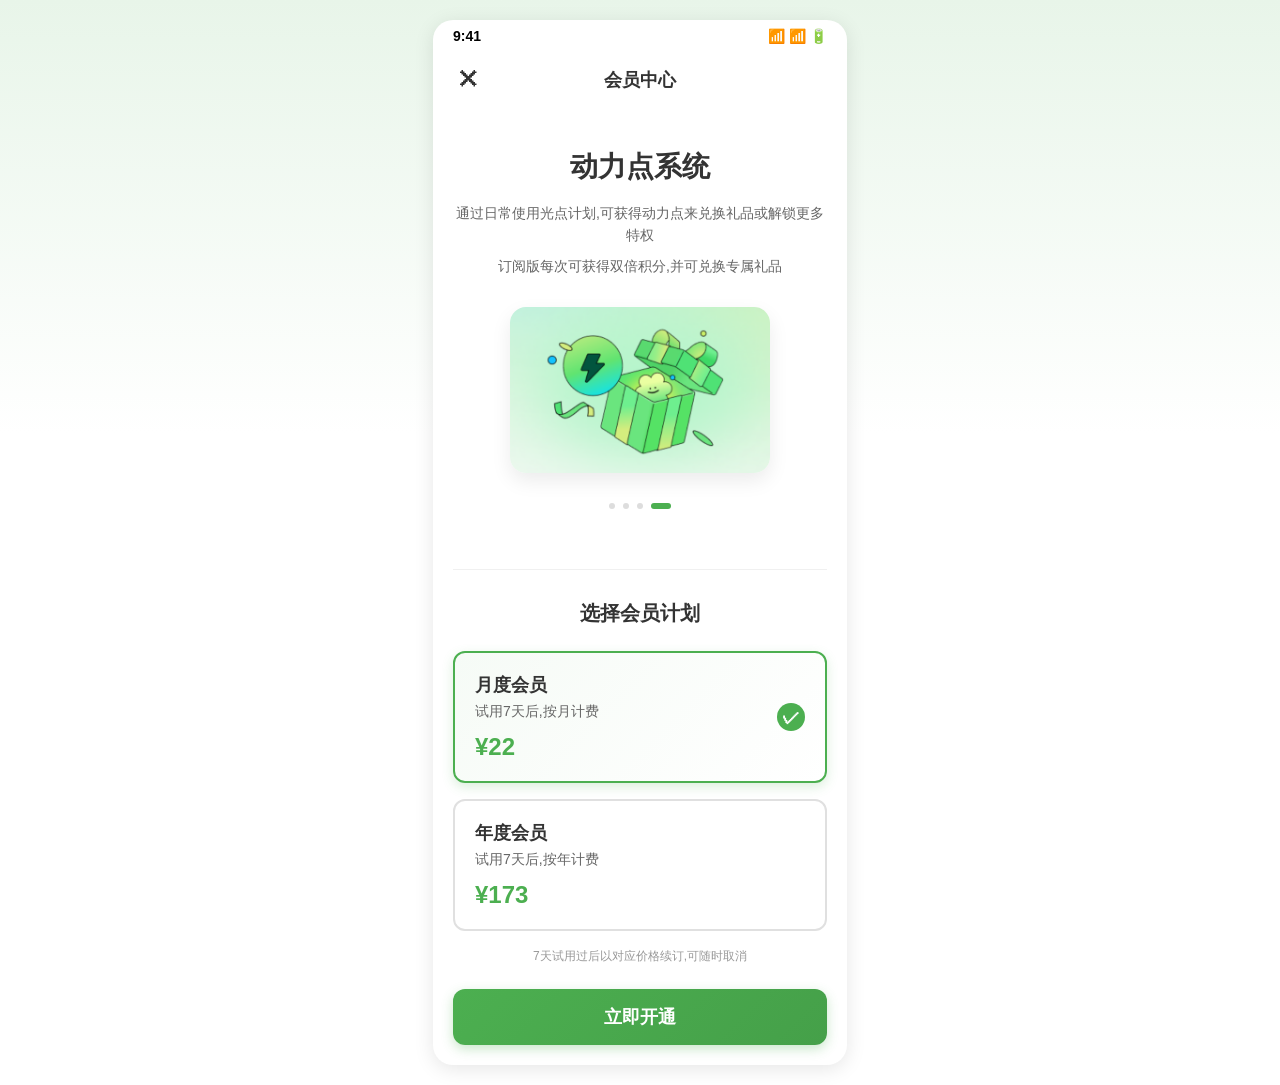
<file: index.html>
<!DOCTYPE html>
<html lang="zh-CN">
<head>
    <meta charset="UTF-8">
    <meta name="viewport" content="width=device-width, initial-scale=1.0">
    <title>会员中心 - 动力点系统</title>
    <link rel="stylesheet" href="styles.css">
</head>
<body>
    <div class="container">
        <!-- 状态栏 -->
        <div class="status-bar">
            <span class="time">9:41</span>
            <div class="status-icons">
                <span class="signal">📶</span>
                <span class="wifi">📶</span>
                <span class="battery">🔋</span>
            </div>
        </div>

        <!-- 导航栏 -->
        <div class="nav-bar">
            <button class="close-btn" id="closeBtn">✕</button>
            <h1 class="nav-title">会员中心</h1>
            <div class="nav-spacer"></div>
        </div>

        <!-- 主要内容区域 -->
        <div class="main-content">
            <!-- 功能说明区域 -->
            <div class="feature-section">
                <h2 class="feature-title">动力点系统</h2>
                <p class="feature-desc">
                    通过日常使用光点计划,可获得动力点来兑换礼品或解锁更多特权
                </p>
                <p class="feature-desc">
                    订阅版每次可获得双倍积分,并可兑换专属礼品
                </p>

                <!-- 插图区域：使用提供的图片 -->
                <div class="illustration">
                    <img src="pic.png" alt="动力点礼盒插画" class="illustration-img" />
                </div>

                <!-- 分页指示器 -->
                <div class="pagination-dots">
                    <span class="dot"></span>
                    <span class="dot"></span>
                    <span class="dot"></span>
                    <span class="dot active"></span>
                </div>
            </div>

            <!-- 会员计划选择区域 -->
            <div class="membership-section">
                <h3 class="section-title">选择会员计划</h3>
                
                <div class="membership-options">
                    <div class="membership-card active" data-plan="monthly">
                        <div class="card-content">
                            <h4 class="plan-name">月度会员</h4>
                            <p class="plan-subtitle">试用7天后,按月计费</p>
                            <div class="plan-price">¥22</div>
                        </div>
                        <div class="check-icon">✓</div>
                    </div>

                    <div class="membership-card" data-plan="annual">
                        <div class="card-content">
                            <h4 class="plan-name">年度会员</h4>
                            <p class="plan-subtitle">试用7天后,按年计费</p>
                            <div class="plan-price">¥173</div>
                        </div>
                        <div class="check-icon">✓</div>
                    </div>
                </div>

                <p class="disclaimer">7天试用过后以对应价格续订,可随时取消</p>

                <button class="activate-btn" id="activateBtn">立即开通</button>
            </div>
        </div>
    </div>

    <script src="script.js"></script>
</body>
</html>
</file>
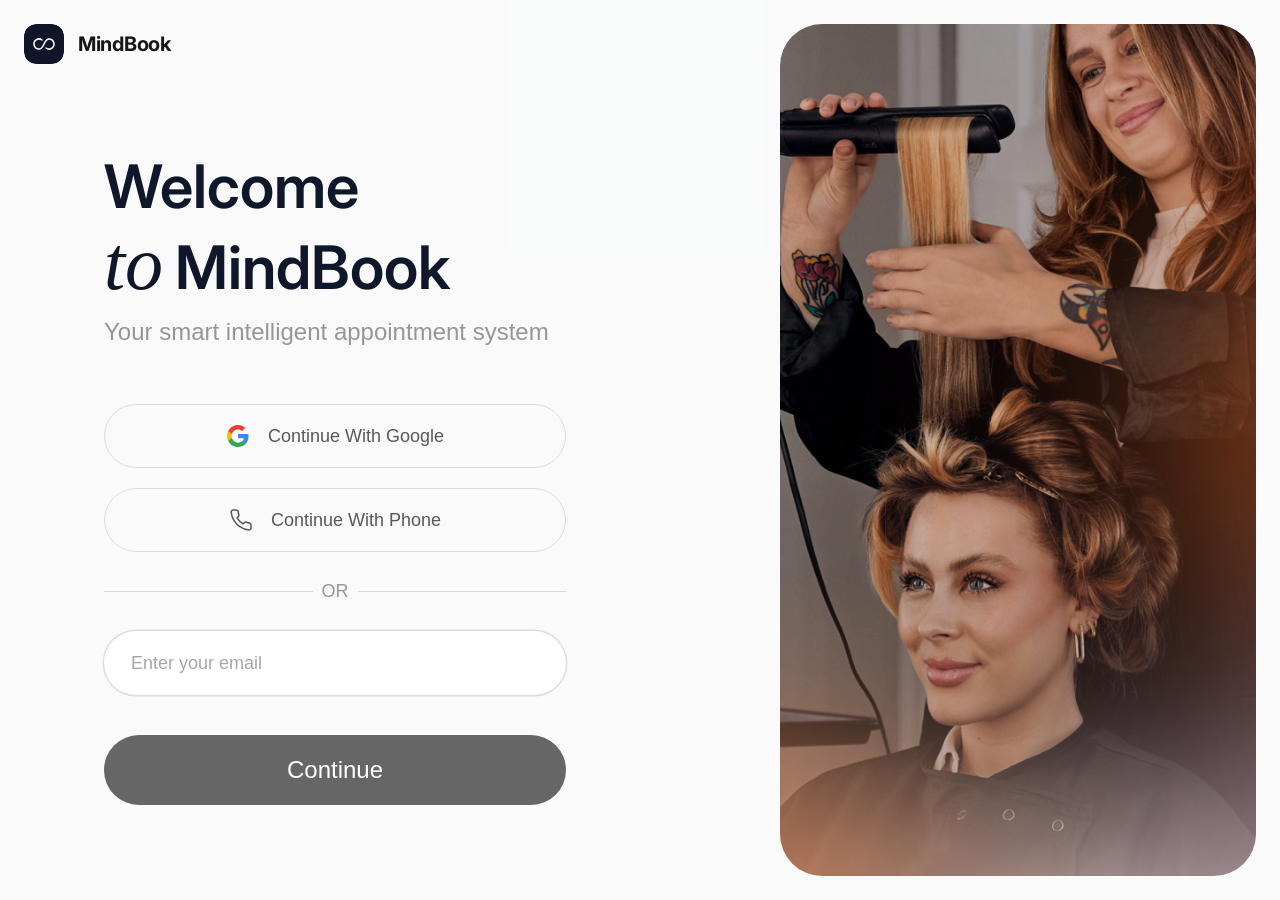
<file: login.html>
<!DOCTYPE html>
<html lang="en">
<head>
    <meta charset="UTF-8">
    <meta name="viewport" content="width=device-width, initial-scale=1.0">
    <title>MindBook - Login</title>
    <link rel="stylesheet" href="login.css">
    <link rel="preconnect" href="https://fonts.googleapis.com">
    <link rel="preconnect" href="https://fonts.gstatic.com" crossorigin>
    <link href="https://fonts.googleapis.com/css2?family=Inter:wght@400;600;700&display=swap" rel="stylesheet">
</head>
<body>
    <div class="container">
        <!-- 左侧内容区域 -->
        <div class="left-section">
            <!-- Header -->
            <header class="header">
                <button class="settings-btn" aria-label="Settings">
                    <img src="assets/settings-icon.svg" alt="Settings" class="settings-icon">
                </button>
                <div class="logo">
                    <span class="logo-text">MindBook</span>
                </div>
            </header>

            <!-- 主要内容 -->
            <main class="main-content">
                <!-- 欢迎文字 -->
                <div class="welcome-section">
                    <h2 class="welcome-text">welcome</h2>
                    <div class="brand-line">
                        <span class="to-text">to</span>
                        <h1 class="brand-name">MindBook</h1>
                    </div>
                    <p class="tagline">Your smart intelligent appointment system</p>
                </div>

                <!-- 登录表单 -->
                <div class="login-form">
                    <!-- Google 登录 -->
                    <button class="social-btn google-btn">
                        <svg class="social-icon" viewBox="0 0 24 24" width="24" height="24">
                            <path fill="#4285F4" d="M22.56 12.25c0-.78-.07-1.53-.2-2.25H12v4.26h5.92c-.26 1.37-1.04 2.53-2.21 3.31v2.77h3.57c2.08-1.92 3.28-4.74 3.28-8.09z"/>
                            <path fill="#34A853" d="M12 23c2.97 0 5.46-.98 7.28-2.66l-3.57-2.77c-.98.66-2.23 1.06-3.71 1.06-2.86 0-5.29-1.93-6.16-4.53H2.18v2.84C3.99 20.53 7.7 23 12 23z"/>
                            <path fill="#FBBC05" d="M5.84 14.09c-.22-.66-.35-1.36-.35-2.09s.13-1.43.35-2.09V7.07H2.18C1.43 8.55 1 10.22 1 12s.43 3.45 1.18 4.93l2.85-2.22.81-.62z"/>
                            <path fill="#EA4335" d="M12 5.38c1.62 0 3.06.56 4.21 1.64l3.15-3.15C17.45 2.09 14.97 1 12 1 7.7 1 3.99 3.47 2.18 7.07l3.66 2.84c.87-2.6 3.3-4.53 6.16-4.53z"/>
                        </svg>
                        <span>Continue With Google</span>
                    </button>

                    <!-- 手机登录 -->
                    <button class="social-btn phone-btn">
                        <svg class="social-icon" viewBox="0 0 24 24" width="24" height="24" fill="none" stroke="currentColor" stroke-width="1.5">
                            <path d="M22 16.92v3a2 2 0 0 1-2.18 2 19.79 19.79 0 0 1-8.63-3.07 19.5 19.5 0 0 1-6-6 19.79 19.79 0 0 1-3.07-8.67A2 2 0 0 1 4.11 2h3a2 2 0 0 1 2 1.72 12.84 12.84 0 0 0 .7 2.81 2 2 0 0 1-.45 2.11L8.09 9.91a16 16 0 0 0 6 6l1.27-1.27a2 2 0 0 1 2.11-.45 12.84 12.84 0 0 0 2.81.7A2 2 0 0 1 22 16.92z"/>
                        </svg>
                        <span>Continue With Phone</span>
                    </button>

                    <!-- 分隔线 -->
                    <div class="divider">
                        <span class="divider-line"></span>
                        <span class="divider-text">OR</span>
                        <span class="divider-line"></span>
                    </div>

                    <!-- 邮箱输入 -->
                    <div class="email-input-wrapper">
                        <input 
                            type="email" 
                            class="email-input" 
                            placeholder="Enter your email"
                            id="emailInput"
                        >
                    </div>

                    <!-- 继续按钮 -->
                    <button class="continue-btn" id="continueBtn">
                        Continue
                    </button>
                </div>
            </main>
        </div>

        <!-- 右侧图片区域 -->
        <div class="right-section">
            <div class="hero-image">
                <img src="right_pic.png" alt="MindBook Hero" class="hero-img">
            </div>
        </div>
    </div>

    <script src="login.js"></script>
</body>
</html>
</file>
<file: styles.css>
* {
    margin: 0;
    padding: 0;
    box-sizing: border-box;
}

body {
    font-family: -apple-system, BlinkMacSystemFont, 'Segoe UI', 'PingFang SC', 'Hiragino Sans GB', 'Microsoft YaHei', sans-serif;
    background: linear-gradient(180deg, #E8F5E9 0%, #FFFFFF 40%);
    min-height: 100vh;
    display: flex;
    justify-content: center;
    align-items: center;
    padding: 20px;
}

.container {
    width: 100%;
    max-width: 414px;
    background: #FFFFFF;
    border-radius: 20px;
    box-shadow: 0 4px 20px rgba(0, 0, 0, 0.1);
    overflow: hidden;
    position: relative;
}

/* 状态栏 */
.status-bar {
    display: flex;
    justify-content: space-between;
    align-items: center;
    padding: 8px 20px;
    background: transparent;
    font-size: 14px;
    font-weight: 600;
}

.status-icons {
    display: flex;
    gap: 4px;
}

/* 导航栏 */
.nav-bar {
    display: flex;
    justify-content: space-between;
    align-items: center;
    padding: 12px 20px;
    background: transparent;
}

.close-btn {
    background: none;
    border: none;
    font-size: 24px;
    color: #333;
    cursor: pointer;
    width: 32px;
    height: 32px;
    display: flex;
    align-items: center;
    justify-content: center;
    border-radius: 50%;
    transition: background-color 0.2s;
}

.close-btn:hover {
    background-color: rgba(0, 0, 0, 0.05);
}

.close-btn:active {
    background-color: rgba(0, 0, 0, 0.1);
    transform: scale(0.95);
}

.nav-title {
    font-size: 18px;
    font-weight: 600;
    color: #333;
    flex: 1;
    text-align: center;
}

.nav-spacer {
    width: 32px;
}

/* 主要内容区域 */
.main-content {
    padding: 20px;
}

/* 功能说明区域 */
.feature-section {
    text-align: center;
    padding: 20px 0;
}

.feature-title {
    font-size: 28px;
    font-weight: bold;
    color: #333;
    margin-bottom: 16px;
}

.feature-desc {
    font-size: 14px;
    color: #666;
    line-height: 1.6;
    margin-bottom: 8px;
}

/* 插图区域 */
.illustration {
    position: relative;
    margin: 30px 0;
    display: flex;
    align-items: center;
    justify-content: center;
}

.illustration-img {
    max-width: 100%;
    width: 260px;
    height: auto;
    border-radius: 16px;
    animation: float 3s ease-in-out infinite;
    box-shadow: 0 8px 20px rgba(0, 0, 0, 0.08);
}

@keyframes float {
    0%, 100% {
        transform: translateY(0px);
    }
    50% {
        transform: translateY(-10px);
    }
}

@keyframes pulse {
    0%, 100% {
        opacity: 0.6;
        transform: scale(1);
    }
    50% {
        opacity: 1;
        transform: scale(1.2);
    }
}

/* 分页指示器 */
.pagination-dots {
    display: flex;
    justify-content: center;
    gap: 8px;
    margin-top: 20px;
}

.pagination-dots .dot {
    width: 6px;
    height: 6px;
    border-radius: 50%;
    background: #DDD;
    transition: all 0.3s;
}

.pagination-dots .dot.active {
    width: 20px;
    height: 6px;
    border-radius: 3px;
    background: #4CAF50;
}

/* 会员计划选择区域 */
.membership-section {
    margin-top: 40px;
    padding-top: 30px;
    border-top: 1px solid #F0F0F0;
}

.section-title {
    font-size: 20px;
    font-weight: 600;
    color: #333;
    text-align: center;
    margin-bottom: 24px;
}

.membership-options {
    display: flex;
    flex-direction: column;
    gap: 16px;
    margin-bottom: 16px;
}

.membership-card {
    position: relative;
    border: 2px solid #E0E0E0;
    border-radius: 12px;
    padding: 20px;
    cursor: pointer;
    transition: all 0.3s ease;
    background: #FFFFFF;
    display: flex;
    justify-content: space-between;
    align-items: center;
}

.membership-card:hover {
    transform: translateY(-2px);
    box-shadow: 0 4px 12px rgba(0, 0, 0, 0.1);
}

.membership-card.active {
    border-color: #4CAF50;
    background: linear-gradient(135deg, rgba(76, 175, 80, 0.05) 0%, rgba(255, 255, 255, 1) 100%);
    box-shadow: 0 4px 12px rgba(76, 175, 80, 0.2);
}

.membership-card:active {
    transform: scale(0.98);
}

.card-content {
    flex: 1;
}

.plan-name {
    font-size: 18px;
    font-weight: 600;
    color: #333;
    margin-bottom: 6px;
}

.plan-subtitle {
    font-size: 14px;
    color: #666;
    margin-bottom: 12px;
}

.plan-price {
    font-size: 24px;
    font-weight: bold;
    color: #4CAF50;
}

.check-icon {
    width: 28px;
    height: 28px;
    border-radius: 50%;
    background: #4CAF50;
    color: white;
    display: flex;
    align-items: center;
    justify-content: center;
    font-size: 18px;
    font-weight: bold;
    opacity: 0;
    transform: scale(0);
    transition: all 0.3s ease;
}

.membership-card.active .check-icon {
    opacity: 1;
    transform: scale(1);
}

.disclaimer {
    font-size: 12px;
    color: #999;
    text-align: center;
    margin-bottom: 24px;
    line-height: 1.5;
}

.activate-btn {
    width: 100%;
    padding: 16px;
    background: linear-gradient(135deg, #4CAF50 0%, #45A049 100%);
    color: white;
    border: none;
    border-radius: 12px;
    font-size: 18px;
    font-weight: 600;
    cursor: pointer;
    transition: all 0.3s ease;
    box-shadow: 0 4px 12px rgba(76, 175, 80, 0.3);
}

.activate-btn:hover {
    transform: translateY(-2px);
    box-shadow: 0 6px 16px rgba(76, 175, 80, 0.4);
}

.activate-btn:active {
    transform: translateY(0);
    box-shadow: 0 2px 8px rgba(76, 175, 80, 0.3);
}

/* 响应式设计 */
@media (max-width: 480px) {
    body {
        padding: 0;
    }
    
    .container {
        border-radius: 0;
        max-width: 100%;
        min-height: 100vh;
    }
}
</file>
<file: login.css>
/* 基础重置 */
* {
    margin: 0;
    padding: 0;
    box-sizing: border-box;
}

body {
    font-family: 'Inter', -apple-system, BlinkMacSystemFont, 'SF Pro', 'Segoe UI', sans-serif;
    background: #F3F4F6;
    min-height: 100vh;
    color: #0F172A;
}

/* 主容器 */
.container {
    display: flex;
    min-height: 100vh;
    background: rgba(255, 255, 255, 0.6);
}

/* 左侧区域 */
.left-section {
    flex: 1;
    max-width: 800px;
    padding: 24px;
    display: flex;
    flex-direction: column;
}

/* Header */
.header {
    display: flex;
    align-items: center;
    gap: 14px;
    padding-bottom: 20px;
}

.settings-btn {
    width: 40px;
    height: 40px;
    border-radius: 12px;
    border: none;
    background: transparent;
    padding: 0;
    cursor: pointer;
    display: flex;
    align-items: center;
    justify-content: center;
    transition: all 0.2s ease;
    overflow: hidden;
}

.settings-icon {
    width: 100%;
    height: 100%;
    object-fit: cover;
    border-radius: 12px;
}

.settings-btn:hover {
    background: rgba(15, 23, 42, 0.12);
    transform: scale(1.02);
}

.settings-btn:active {
    transform: scale(0.98);
}

.logo {
    display: flex;
    align-items: center;
}

.logo-text {
    font-size: 20px;
    font-weight: 700;
    letter-spacing: -0.015em;
    text-transform: capitalize;
    color: #171717;
}

/* 主要内容 */
.main-content {
    flex: 1;
    display: flex;
    flex-direction: column;
    justify-content: center;
    padding: 0 127px;
    max-width: 700px;
}

/* 欢迎区域 */
.welcome-section {
    margin-bottom: 60px;
}

.welcome-text {
    font-family: 'Inter', sans-serif;
    font-size: 60px;
    font-weight: 600;
    line-height: 1.06;
    text-transform: capitalize;
    color: #0F172A;
    margin: 0 0 4px 0;
}

.brand-line {
    display: flex;
    align-items: baseline;
    gap: 12px;
    margin-bottom: 16px;
}

.to-text {
    font-family: Georgia, 'Times New Roman', serif;
    font-size: 76px;
    font-weight: 400;
    font-style: italic;
    line-height: 1.08;
    text-transform: lowercase;
    color: #0F172A;
}

.brand-name {
    font-size: 60px;
    font-weight: 600;
    line-height: 1.06;
    text-transform: capitalize;
    color: #0F172A;
    margin: 0;
}

.tagline {
    font-family: 'SF Pro', -apple-system, sans-serif;
    font-size: 24px;
    font-weight: 400;
    line-height: 1;
    color: rgba(0, 0, 0, 0.4);
}

/* 登录表单 */
.login-form {
    display: flex;
    flex-direction: column;
    gap: 20px;
    width: 100%;
    max-width: 462px;
}

/* 社交登录按钮 */
.social-btn {
    display: flex;
    align-items: center;
    justify-content: center;
    gap: 18px;
    width: 100%;
    height: 64px;
    padding: 16px 25px;
    border-radius: 100px;
    border: 1.43px solid #DBDCDE;
    background: transparent;
    font-family: 'SF Pro', -apple-system, sans-serif;
    font-size: 18px;
    font-weight: 400;
    text-transform: capitalize;
    color: rgba(0, 0, 0, 0.65);
    cursor: pointer;
    transition: all 0.2s ease;
}

.social-btn:hover {
    background: rgba(0, 0, 0, 0.02);
    border-color: #B0B0B0;
    transform: translateY(-1px);
}

.social-btn:active {
    transform: translateY(0);
}

.social-icon {
    flex-shrink: 0;
}

/* 分隔线 */
.divider {
    display: flex;
    align-items: center;
    gap: 9px;
    padding: 9px 0;
}

.divider-line {
    flex: 1;
    height: 1px;
    background: rgba(0, 0, 0, 0.14);
}

.divider-text {
    font-family: 'SF Pro', -apple-system, sans-serif;
    font-size: 18px;
    font-weight: 400;
    text-transform: capitalize;
    color: rgba(0, 0, 0, 0.4);
}

/* 邮箱输入框 */
.email-input-wrapper {
    width: 100%;
}

.email-input {
    width: 100%;
    height: 64px;
    padding: 16px 27px;
    border-radius: 100px;
    border: none;
    background: #FFFFFF;
    box-shadow: 0 0 0 1.43px rgba(219, 220, 222, 1);
    font-family: 'SF Pro', -apple-system, sans-serif;
    font-size: 18px;
    font-weight: 400;
    color: #000000;
    outline: none;
    transition: all 0.2s ease;
}

.email-input::placeholder {
    color: rgba(0, 0, 0, 0.35);
}

.email-input:focus {
    box-shadow: 0 0 0 1.43px rgba(255, 56, 25, 0.44);
}

.email-input.has-value {
    box-shadow: 0 0 0 1.43px rgba(255, 56, 25, 0.44);
}

/* Continue 按钮 */
.continue-btn {
    width: 100%;
    height: 70px;
    margin-top: 20px;
    padding: 16px 21px;
    border-radius: 100px;
    border: none;
    background: #666666;
    font-family: 'SF Pro', -apple-system, sans-serif;
    font-size: 24px;
    font-weight: 400;
    text-transform: capitalize;
    color: #FFFFFF;
    cursor: pointer;
    transition: all 0.2s ease;
}

.continue-btn:hover {
    background: #1E293B;
    transform: translateY(-1px);
    box-shadow: 0 4px 12px rgba(15, 23, 42, 0.2);
}

.continue-btn:active {
    transform: translateY(0);
    box-shadow: none;
}

/* 右侧区域 */
.right-section {
    width: 640px;
    min-height: 100vh;
    padding: 24px 24px 24px 0;
    flex-shrink: 0;
}

.hero-image {
    width: 100%;
    height: 100%;
    min-height: calc(100vh - 48px);
    border-radius: 42px;
    overflow: hidden;
    position: relative;
}

.hero-img {
    width: 100%;
    height: 100%;
    object-fit: cover;
    object-position: center;
}

/* 响应式设计 */
@media (max-width: 1280px) {
    .main-content {
        padding: 0 80px;
    }
    
    .right-section {
        width: 500px;
    }
}

@media (max-width: 1024px) {
    .container {
        flex-direction: column;
    }
    
    .left-section {
        max-width: 100%;
        padding: 24px;
    }
    
    .main-content {
        padding: 40px 24px;
        max-width: 500px;
        margin: 0 auto;
    }
    
    .right-section {
        width: 100%;
        padding: 0 24px 24px;
        order: -1;
    }
    
    .hero-image {
        min-height: 300px;
        height: 300px;
    }
    
    .hero-img {
        object-position: top center;
    }
    
    .welcome-text,
    .brand-name {
        font-size: 48px;
    }
    
    .to-text {
        font-size: 56px;
    }
    
    .tagline {
        font-size: 18px;
    }
}

@media (max-width: 640px) {
    .main-content {
        padding: 24px 16px;
    }
    
    .welcome-text,
    .brand-name {
        font-size: 36px;
    }
    
    .to-text {
        font-size: 42px;
    }
    
    .tagline {
        font-size: 16px;
    }
    
    .login-form {
        gap: 16px;
    }
    
    .social-btn,
    .email-input {
        height: 56px;
        font-size: 16px;
    }
    
    .continue-btn {
        height: 60px;
        font-size: 20px;
    }
    
    .hero-image {
        border-radius: 24px;
        min-height: 200px;
        height: 200px;
    }
}
</file>
